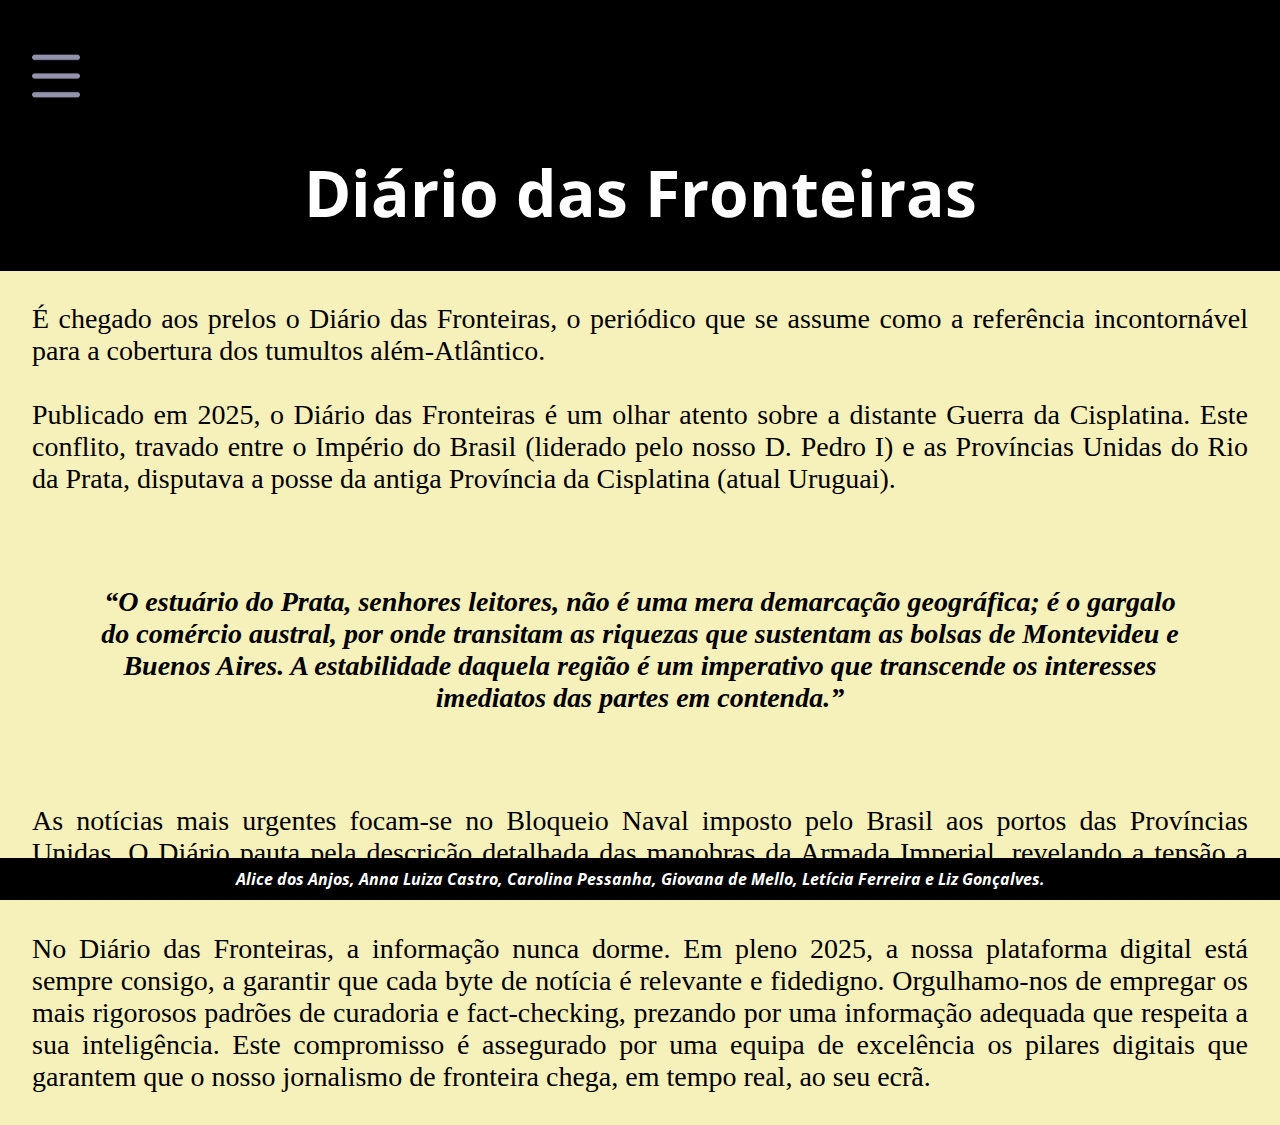
<file: index.html>
<!DOCTYPE html>
<html lang="pt">
<head>
    <meta charset="UTF-8">
    <link rel="stylesheet" href="Jornal.css">
    <meta name="viewport" content="width=device-width, initial-scale=1.0">
    <title>Jornal</title>
</head>
<body>
    <div class="faixa">
    <img src="barrinha.png" id="openBtn">
    <h1>Diário das Fronteiras</h1>
    </div>
    <div id="sidebar">
        <button id="closeBtn" class="fechar">✖</button>
        <details>
        <summary>Notícia 1</summary>
        <a href="News1.html">Guerra irrompe na Província da Cisplatina</a>
        </details>
        <details>
        <summary>Notícia 2</summary>
        <a href="News2.html">Infeliz sucesso de nossas armas na banda oriental</a>
        </details>
        <details>
        <summary>Notícia 3</summary>
        <a href="News3.html">Trágicas Novas do Sul: A Morte do Soldado do Rosário</a>
        </details>
        <details>
        <summary>Notícia 4</summary>
        <a href="News4.html">Bloqueio marítimo causa escassez e carestia no porto de Montevideu</a>
        </details>
    </div>    
    <p>É chegado aos prelos o Diário das Fronteiras, o periódico que se assume como a referência incontornável para a cobertura dos tumultos além-Atlântico.</p>
    <p>Publicado em 2025, o Diário das Fronteiras é um olhar atento sobre a distante Guerra da Cisplatina. Este conflito, travado entre o Império do Brasil (liderado pelo nosso D. Pedro I) e as Províncias Unidas do Rio da Prata, disputava a posse da antiga Província da Cisplatina (atual Uruguai).</p>
    <p class="citacao"><em><strong>“O estuário do Prata, senhores leitores, não é uma mera demarcação geográfica; é o gargalo do comércio austral, por onde transitam as riquezas que sustentam as bolsas de Montevideu e Buenos Aires. A estabilidade daquela região é um imperativo que transcende os interesses imediatos das partes em contenda.”</strong></em></p>
    <p>As notícias mais urgentes focam-se no Bloqueio Naval imposto pelo Brasil aos portos das Províncias Unidas. O Diário pauta pela descrição detalhada das manobras da Armada Imperial, revelando a tensão a que estão sujeitos os navios mercantes</p>
    <p>No Diário das Fronteiras, a informação nunca dorme. Em pleno 2025, a nossa plataforma digital está sempre consigo, a garantir que cada byte de notícia é relevante e fidedigno. Orgulhamo-nos de empregar os mais rigorosos padrões de curadoria e fact-checking, prezando por uma informação adequada que respeita a sua inteligência. Este compromisso é assegurado por uma equipa de excelência os pilares digitais que garantem que o nosso jornalismo de fronteira chega, em tempo real, ao seu ecrã.</p>
    <footer class="rodape-fixo"><h3><em>Alice dos Anjos, Anna Luiza Castro, Carolina Pessanha, Giovana de Mello, Letícia Ferreira e Liz Gonçalves.</em></h3></footer>
    <script src="Jornal.js"></script>

</body>
</html>
</file>
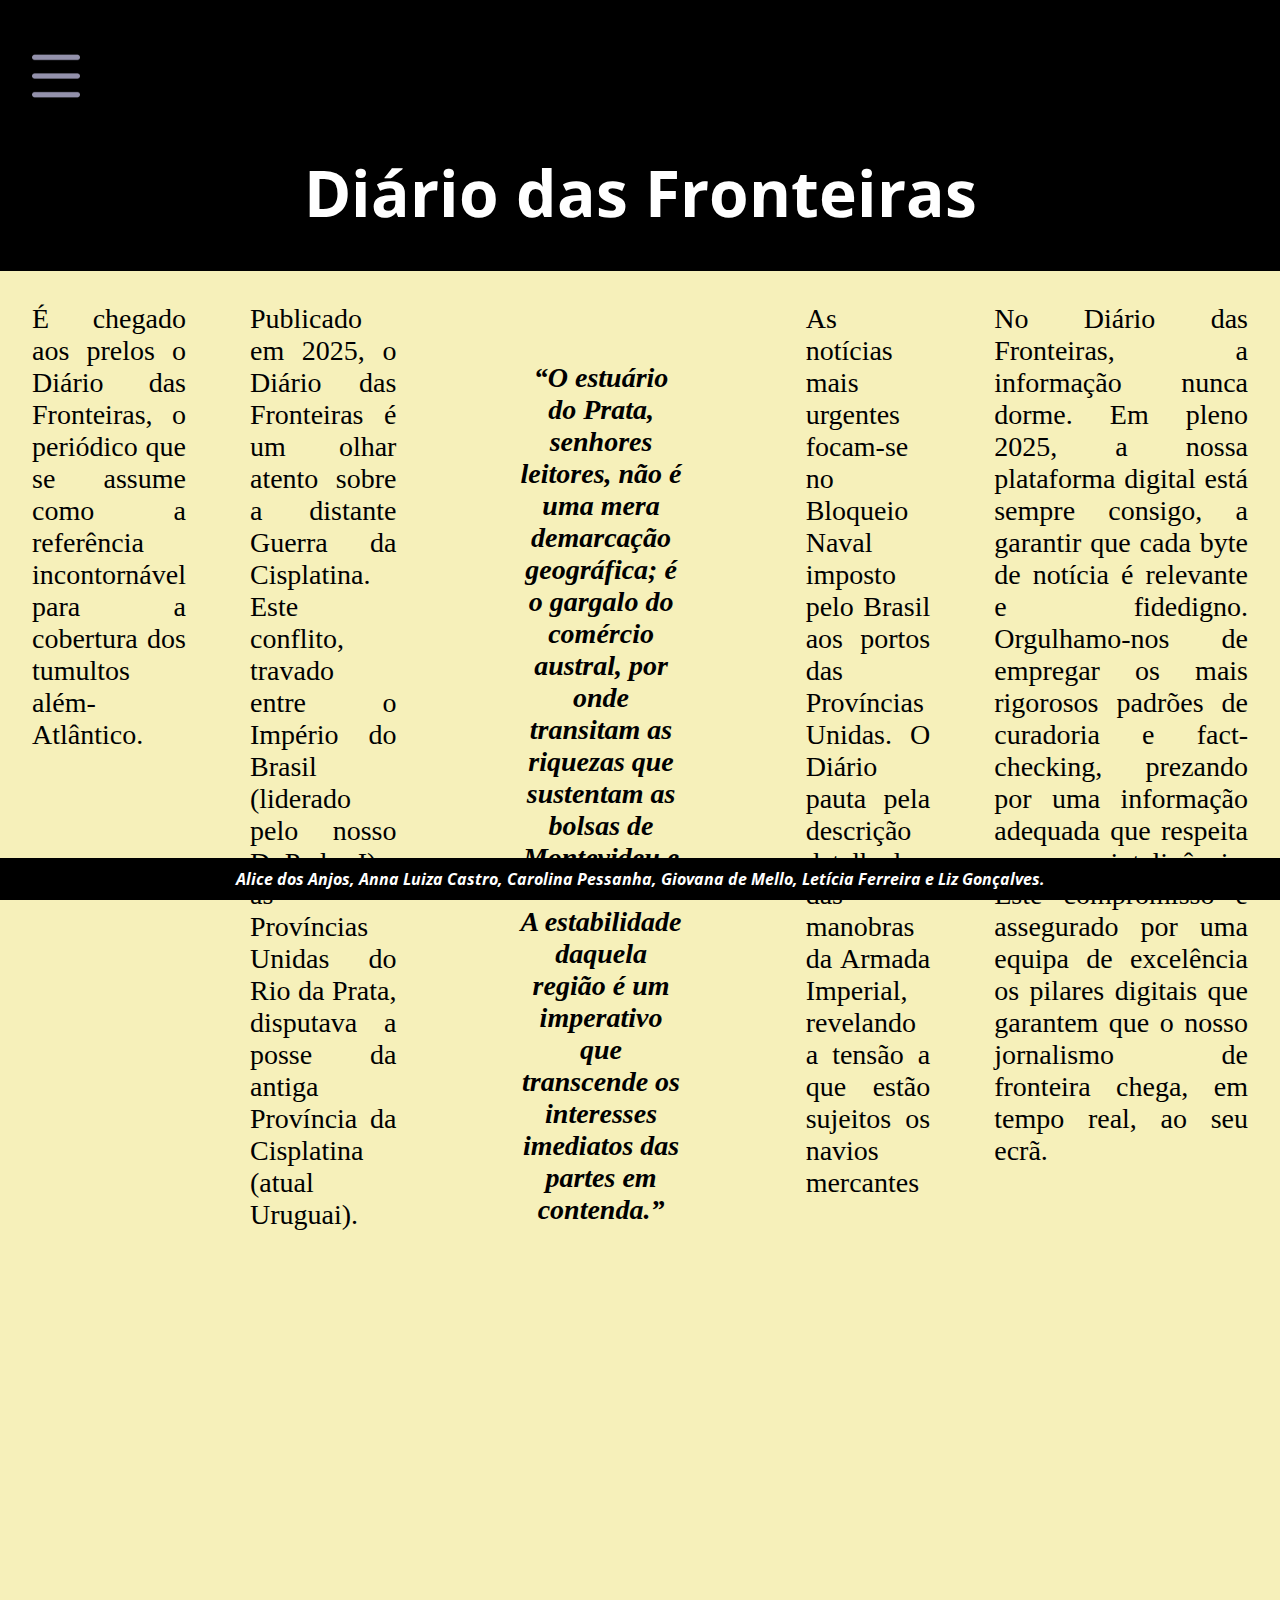
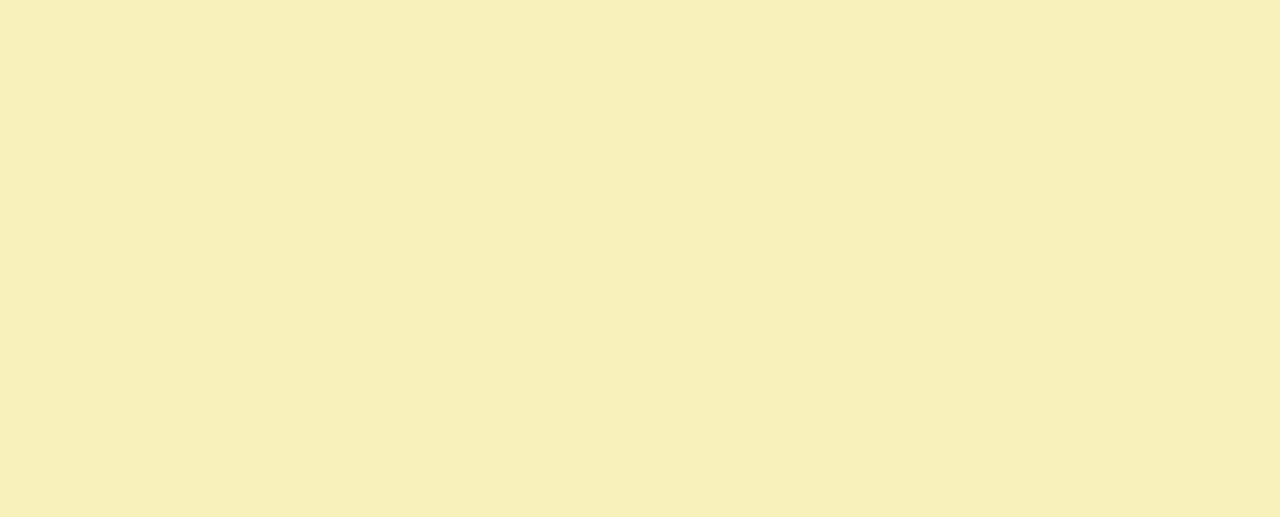
<file: Jornal.html>
<!DOCTYPE html>
<html lang="pt">
<head>
    <meta charset="UTF-8">
    <link rel="stylesheet" href="Jornal.css">
    <meta name="viewport" content="width=device-width, initial-scale=1.0">
    <title>Jornal</title>
</head>
<body>
    <div class="faixa">
    <img src="barrinha.png" id="openBtn">
    <h1>Diário das Fronteiras</h1>
    </div>
    <div id="sidebar">
        <button id="closeBtn" class="fechar">✖</button>
        <details>
        <summary>Notícia 1</summary>
        <a href="News1.html">Guerra irrompe na Província da Cisplatina</a>
        </details>
        <details>
        <summary>Notícia 2</summary>
        <a href="News2.html">Infeliz sucesso de nossas armas na banda oriental</a>
        </details>
        <details>
        <summary>Notícia 3</summary>
        <a href="News3.html">Trágicas Novas do Sul: A Morte do Soldado do Rosário</a>
        </details>
        <details>
        <summary>Notícia 4</summary>
        <a href="News4.html">...</a>
        </details>
    </div>   
    <div class="info">
    <p>É chegado aos prelos o Diário das Fronteiras, o periódico que se assume como a referência incontornável para a cobertura dos tumultos além-Atlântico.</p>
    <p>Publicado em 2025, o Diário das Fronteiras é um olhar atento sobre a distante Guerra da Cisplatina. Este conflito, travado entre o Império do Brasil (liderado pelo nosso D. Pedro I) e as Províncias Unidas do Rio da Prata, disputava a posse da antiga Província da Cisplatina (atual Uruguai).</p>
    <p class="citacao"><em><strong>“O estuário do Prata, senhores leitores, não é uma mera demarcação geográfica; é o gargalo do comércio austral, por onde transitam as riquezas que sustentam as bolsas de Montevideu e Buenos Aires. A estabilidade daquela região é um imperativo que transcende os interesses imediatos das partes em contenda.”</strong></em></p>
    <p>As notícias mais urgentes focam-se no Bloqueio Naval imposto pelo Brasil aos portos das Províncias Unidas. O Diário pauta pela descrição detalhada das manobras da Armada Imperial, revelando a tensão a que estão sujeitos os navios mercantes</p>
    <p>No Diário das Fronteiras, a informação nunca dorme. Em pleno 2025, a nossa plataforma digital está sempre consigo, a garantir que cada byte de notícia é relevante e fidedigno. Orgulhamo-nos de empregar os mais rigorosos padrões de curadoria e fact-checking, prezando por uma informação adequada que respeita a sua inteligência. Este compromisso é assegurado por uma equipa de excelência os pilares digitais que garantem que o nosso jornalismo de fronteira chega, em tempo real, ao seu ecrã.</p>
    </div>
    <footer class="rodape-fixo"><h3><em>Alice dos Anjos, Anna Luiza Castro, Carolina Pessanha, Giovana de Mello, Letícia Ferreira e Liz Gonçalves.</em></h3></footer>
    <script src="Jornal.js"></script>

</body>
</html>
</file>
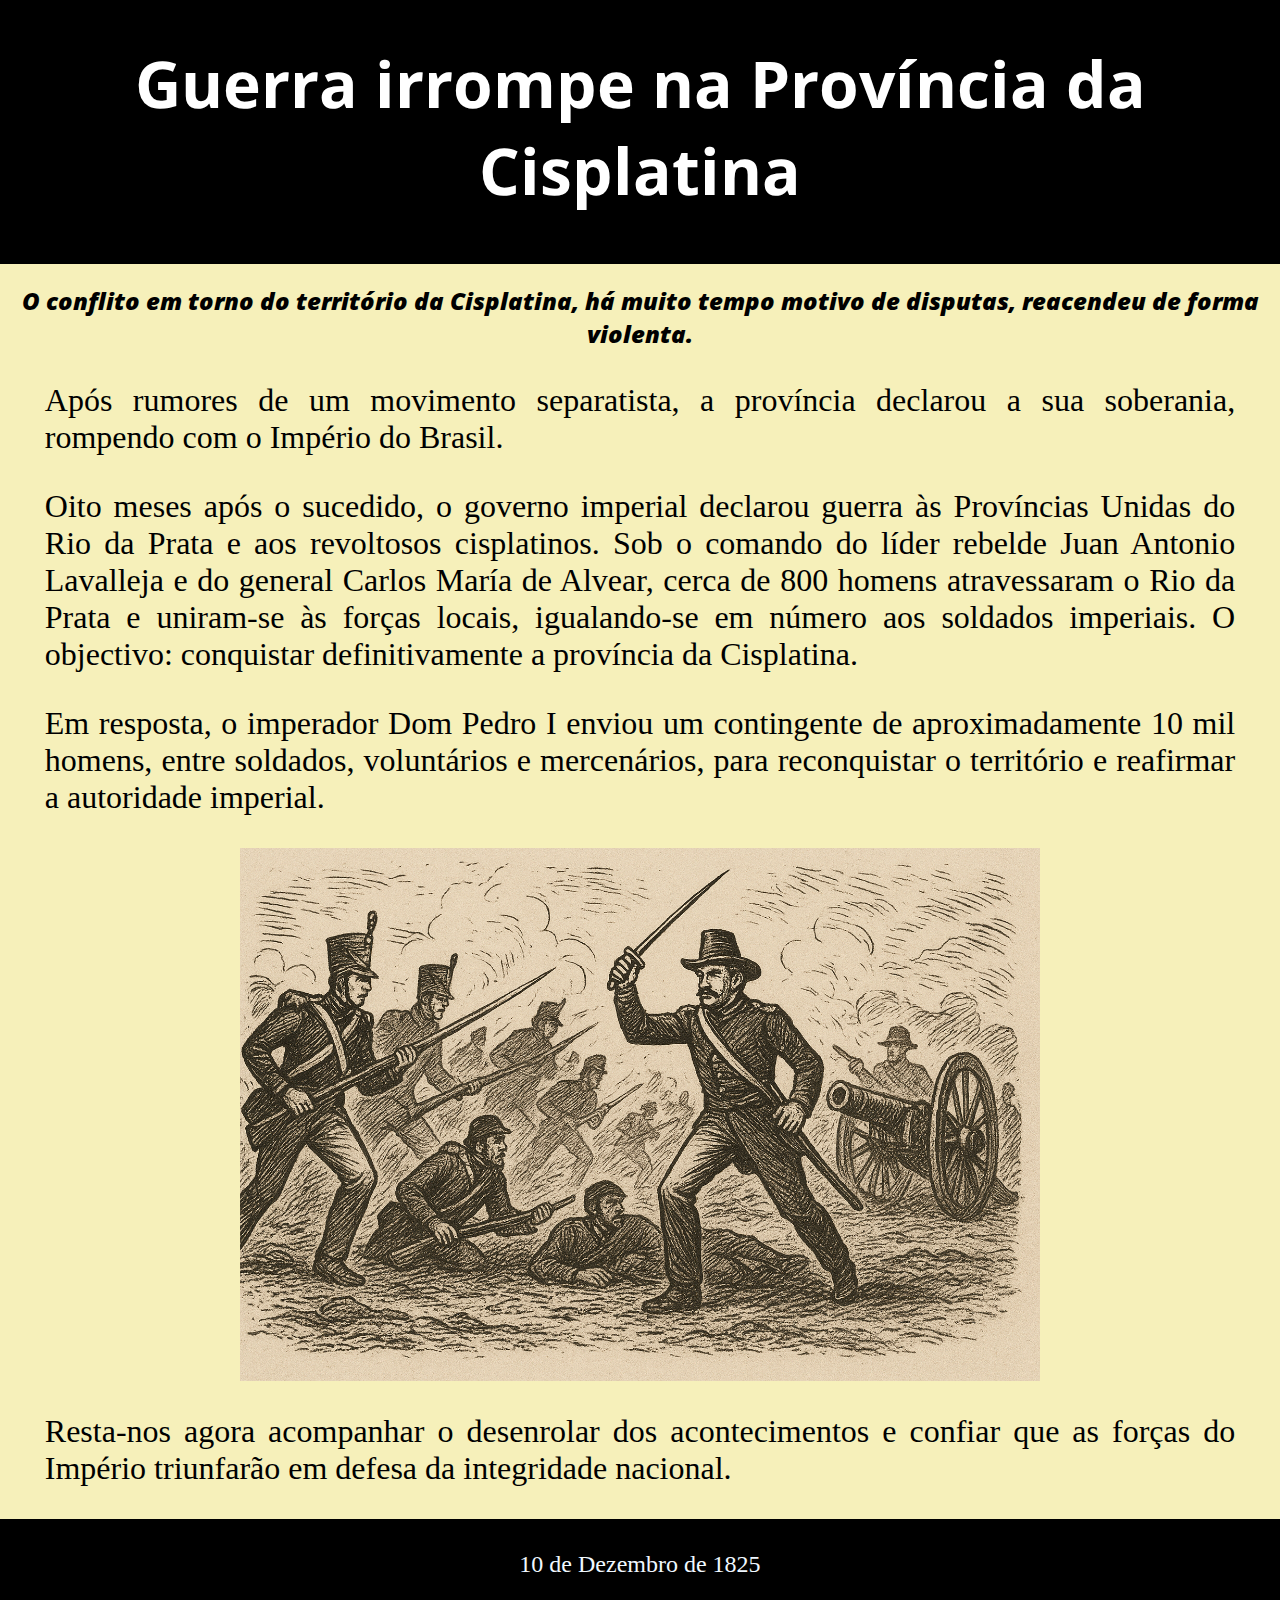
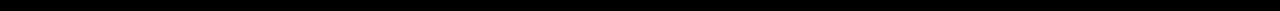
<file: News1.html>
<!DOCTYPE html>
<html lang="pt">
<head>
    <link rel="stylesheet" href="News.css">
    <meta charset="UTF-8">
    <meta name="viewport" content="width=device-width, initial-scale=1.0">
    <title>Diário das Fronteiras</title>
</head>
<body>
    <div class="faixa">
    <h1> Guerra irrompe na Província da Cisplatina</h1>
    </div>
    <div class="texto">
        <h2><i><strong>O conflito em torno do território da Cisplatina, há muito tempo motivo de disputas, reacendeu de forma violenta.</strong></i></h2>
    <p> Após rumores de um movimento separatista, a província declarou a sua soberania, rompendo com o Império do Brasil.</p>
    <p> Oito meses após o sucedido, o governo imperial declarou guerra às Províncias Unidas do Rio da Prata e aos revoltosos cisplatinos. Sob o comando do líder rebelde Juan Antonio Lavalleja e do general Carlos María de Alvear, cerca de 800 homens atravessaram o Rio da Prata e uniram-se às forças locais, igualando-se em número aos soldados imperiais. O objectivo: conquistar definitivamente a província da Cisplatina.</p>
    <p> Em resposta, o imperador Dom Pedro I enviou um contingente de aproximadamente 10 mil homens, entre soldados, voluntários e mercenários, para reconquistar o território e reafirmar a autoridade imperial.</p>
      <div class="imagem">
    <img src="ChatGPT Image 4 de nov. de 2025, 22_17_31.png" alt="">
      </div>
    <p> Resta-nos agora acompanhar o desenrolar dos acontecimentos e confiar que as forças do Império triunfarão em defesa da integridade nacional.</p>
    </div>
    <div class="faixa2">
    <footer><p>10 de Dezembro de 1825</p></footer>
    </div>
</body>
</html>
</file>
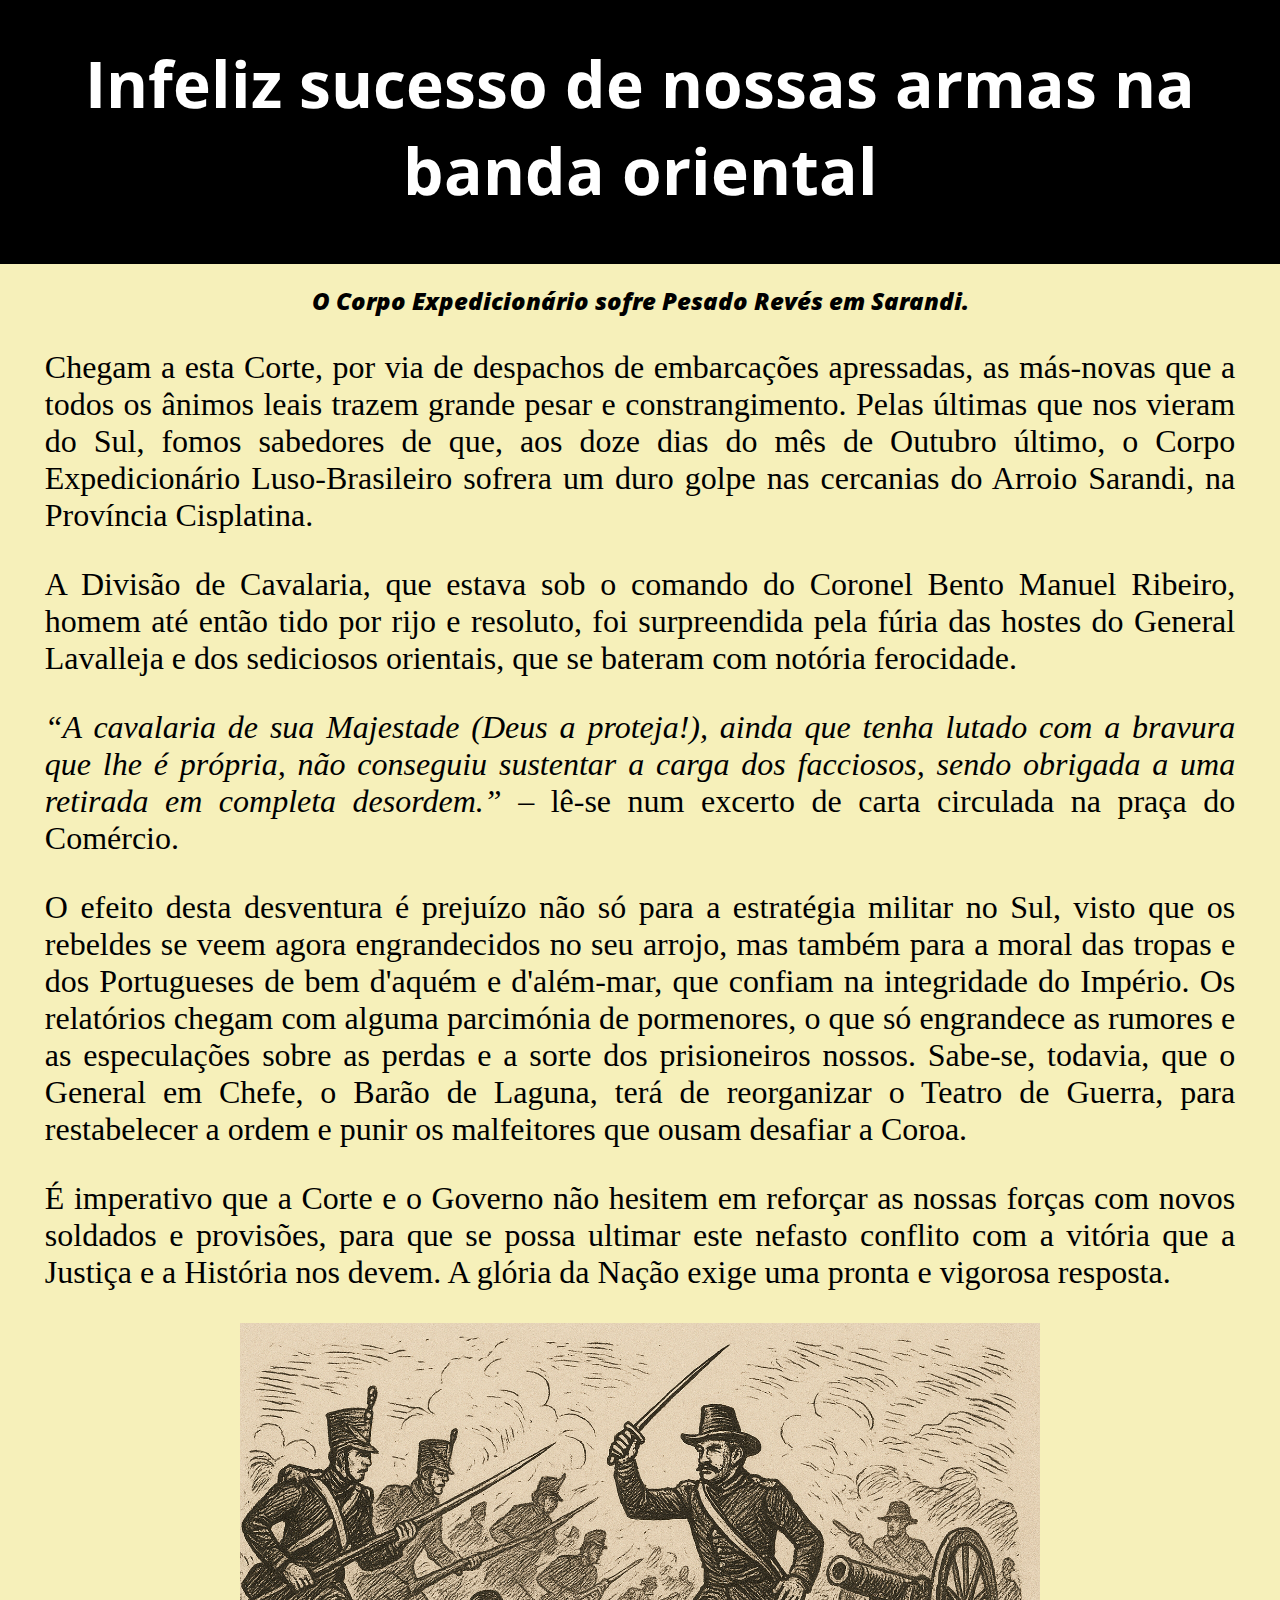
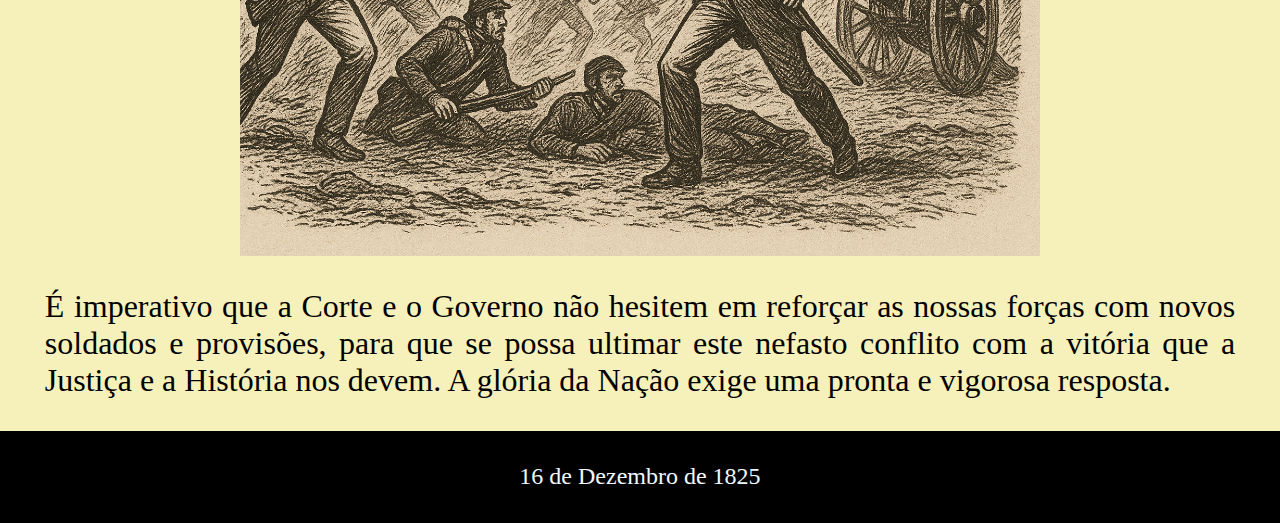
<file: News2.html>
<!DOCTYPE html>
<html lang="pt">
<head>
    <link rel="stylesheet" href="News.css">
    <meta charset="UTF-8">
    <meta name="viewport" content="width=device-width, initial-scale=1.0">
    <title>Diário das Fronteiras</title>
</head>
<body>
    <div class="faixa">
    <h1> Infeliz sucesso de nossas armas na banda oriental</h1>
    </div>
    <div class="texto">
        <h2><i><strong>O Corpo Expedicionário sofre Pesado Revés em Sarandi.</strong></i></h2>
    <p> Chegam a esta Corte, por via de despachos de embarcações apressadas, as más-novas que a todos os ânimos leais trazem grande pesar e constrangimento. Pelas últimas que nos vieram do Sul, fomos sabedores de que, aos doze dias do mês de Outubro último, o Corpo Expedicionário Luso-Brasileiro sofrera um duro golpe nas cercanias do Arroio Sarandi, na Província Cisplatina.</p>
    <p> A Divisão de Cavalaria, que estava sob o comando do Coronel Bento Manuel Ribeiro, homem até então tido por rijo e resoluto, foi surpreendida pela fúria das hostes do General Lavalleja e dos sediciosos orientais, que se bateram com notória ferocidade.</p>
    <p><i> “A cavalaria de sua Majestade (Deus a proteja!), ainda que tenha lutado com a bravura que lhe é própria, não conseguiu sustentar a carga dos facciosos, sendo obrigada a uma retirada em completa desordem.”</i> – lê-se num excerto de carta circulada na praça do Comércio.</p>
    <p>O efeito desta desventura é prejuízo não só para a estratégia militar no Sul, visto que os rebeldes se veem agora engrandecidos no seu arrojo, mas também para a moral das tropas e dos Portugueses de bem d'aquém e d'além-mar, que confiam na integridade do Império. Os relatórios chegam com alguma parcimónia de pormenores, o que só engrandece as rumores e as especulações sobre as perdas e a sorte dos prisioneiros nossos. Sabe-se, todavia, que o General em Chefe, o Barão de Laguna, terá de reorganizar o Teatro de Guerra, para restabelecer a ordem e punir os malfeitores que ousam desafiar a Coroa.</p>
    <p>É imperativo que a Corte e o Governo não hesitem em reforçar as nossas forças com novos soldados e provisões, para que se possa ultimar este nefasto conflito com a vitória que a Justiça e a História nos devem. A glória da Nação exige uma pronta e vigorosa resposta.</p>
    <div class="imagem">
    <img src="ChatGPT Image 4 de nov. de 2025, 22_17_31.png" alt="">
      </div>
    <p>É imperativo que a Corte e o Governo não hesitem em reforçar as nossas forças com novos soldados e provisões, para que se possa ultimar este nefasto conflito com a vitória que a Justiça e a História nos devem. A glória da Nação exige uma pronta e vigorosa resposta.</p>
    </div>
    <div class="faixa2">
    <footer><p>16 de Dezembro de 1825</p></footer>
    </div>
</body>
</html>
</file>
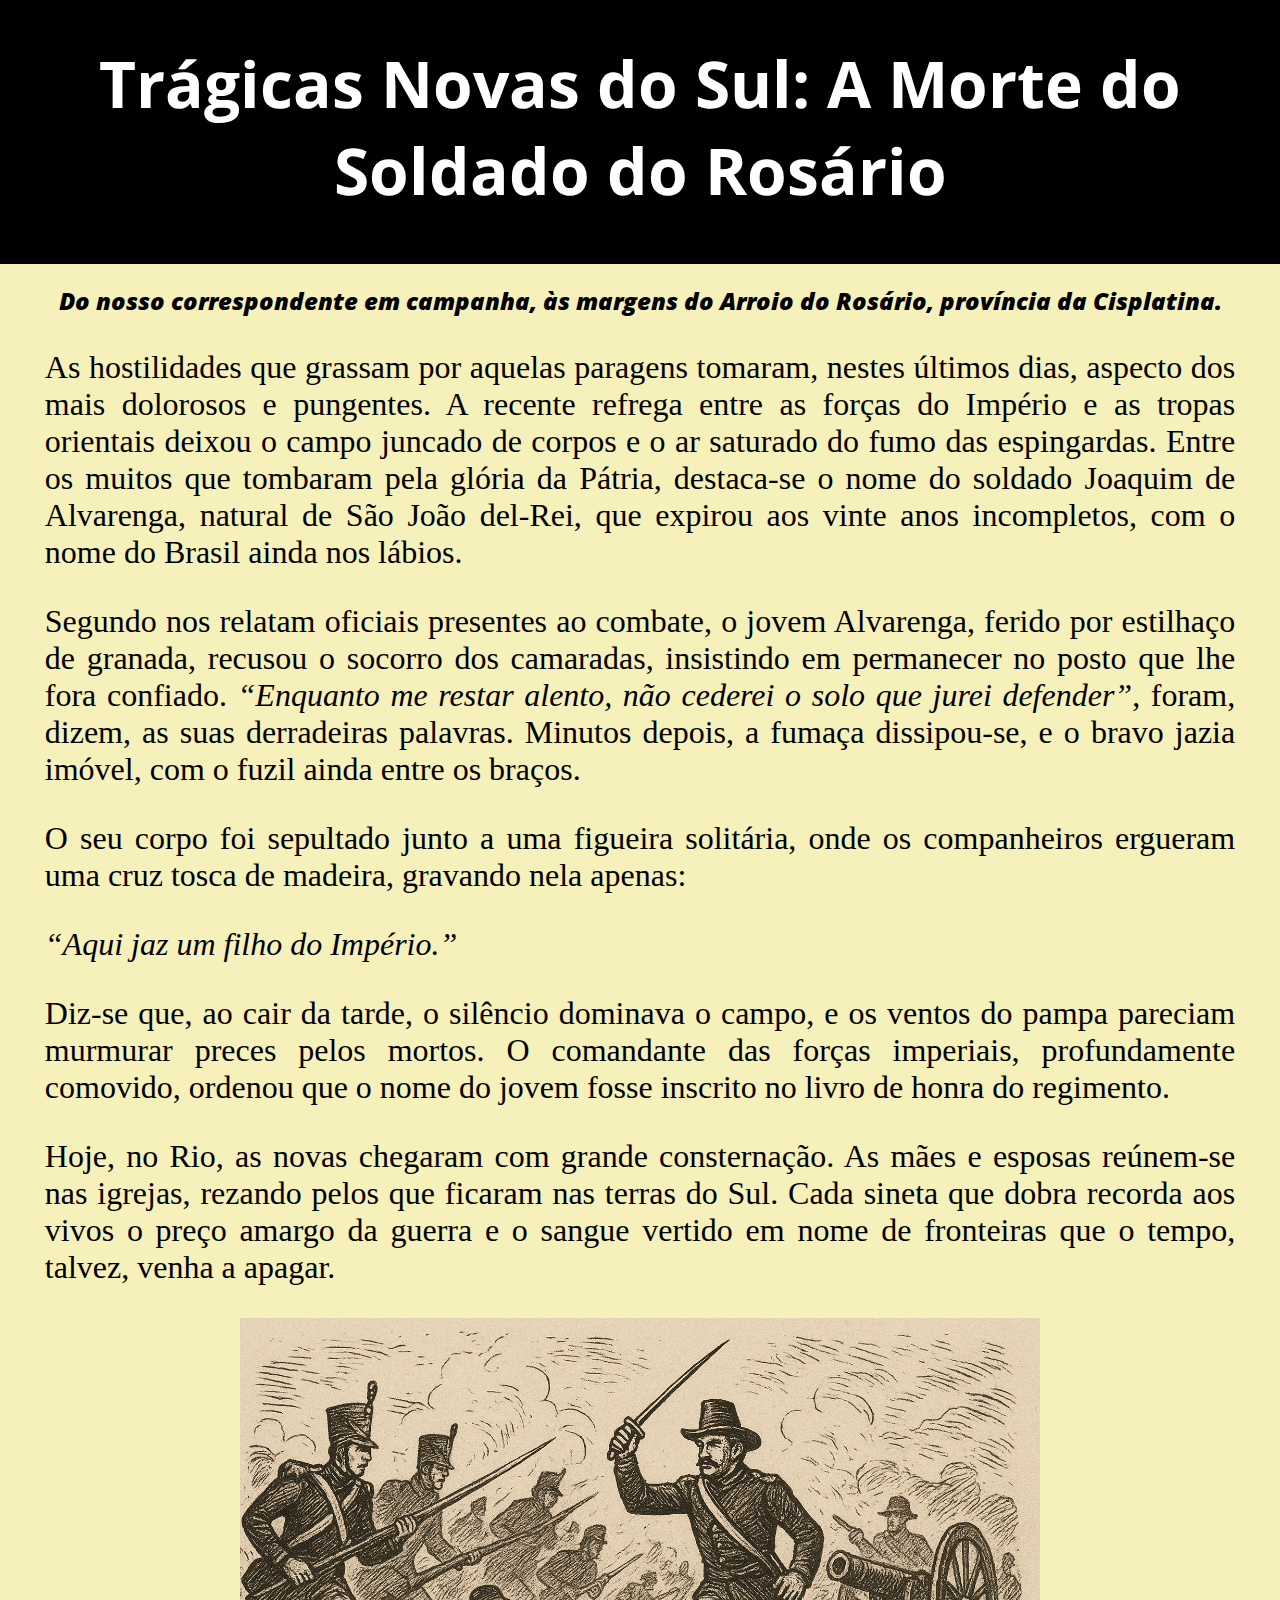
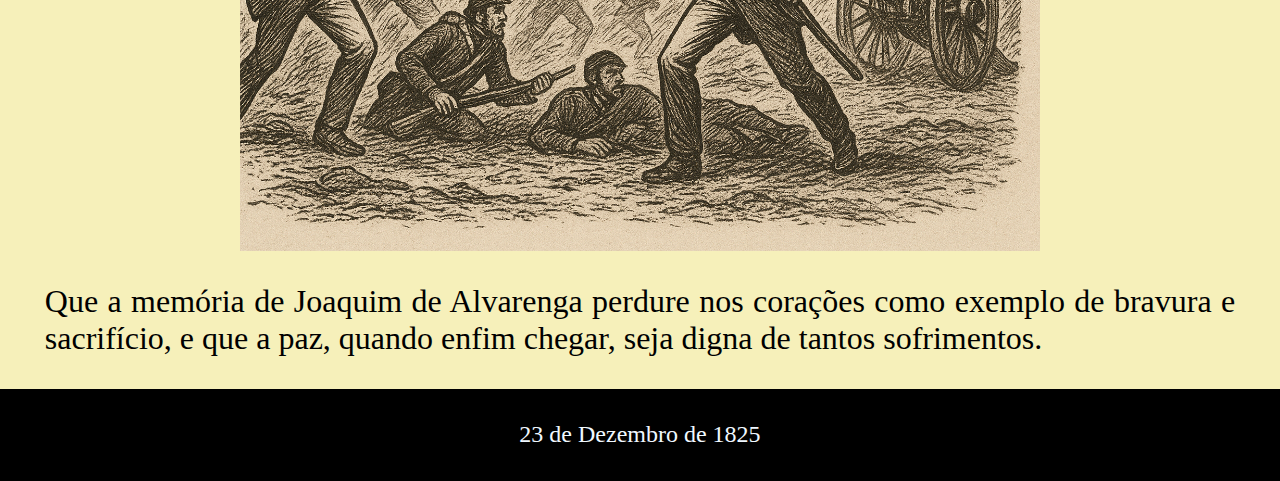
<file: News3.html>
<!DOCTYPE html>
<html lang="pt">
<head>
    <link rel="stylesheet" href="News.css">
    <meta charset="UTF-8">
    <meta name="viewport" content="width=device-width, initial-scale=1.0">
    <title>Diário das Fronteiras</title>
</head>
<body>
    <div class="faixa">
    <h1> Trágicas Novas do Sul: A Morte do Soldado do Rosário</h1>
    </div>
    <div class="texto">
        <h2><i><strong>Do nosso correspondente em campanha, às margens do Arroio do Rosário, província da Cisplatina.</strong></i></h2>
    <p>As hostilidades que grassam por aquelas paragens tomaram, nestes últimos dias, aspecto dos mais dolorosos e pungentes. A recente refrega entre as forças do Império e as tropas orientais deixou o campo juncado de corpos e o ar saturado do fumo das espingardas. Entre os muitos que tombaram pela glória da Pátria, destaca-se o nome do soldado Joaquim de Alvarenga, natural de São João del-Rei, que expirou aos vinte anos incompletos, com o nome do Brasil ainda nos lábios.</p>
    <p>Segundo nos relatam oficiais presentes ao combate, o jovem Alvarenga, ferido por estilhaço de granada, recusou o socorro dos camaradas, insistindo em permanecer no posto que lhe fora confiado. <i>“Enquanto me restar alento, não cederei o solo que jurei defender”</i>, foram, dizem, as suas derradeiras palavras. Minutos depois, a fumaça dissipou-se, e o bravo jazia imóvel, com o fuzil ainda entre os braços.</p>
    <p>O seu corpo foi sepultado junto a uma figueira solitária, onde os companheiros ergueram uma cruz tosca de madeira, gravando nela apenas:</p>
    <p><i>“Aqui jaz um filho do Império.”</i></p>
    <p>Diz-se que, ao cair da tarde, o silêncio dominava o campo, e os ventos do pampa pareciam murmurar preces pelos mortos. O comandante das forças imperiais, profundamente comovido, ordenou que o nome do jovem fosse inscrito no livro de honra do regimento.</p>
    <p>Hoje, no Rio, as novas chegaram com grande consternação. As mães e esposas reúnem-se nas igrejas, rezando pelos que ficaram nas terras do Sul. Cada sineta que dobra recorda aos vivos o preço amargo da guerra e o sangue vertido em nome de fronteiras que o tempo, talvez, venha a apagar.</p>
      <div class="imagem">
    <img src="ChatGPT Image 4 de nov. de 2025, 22_17_31.png" alt="">
      </div>
    <p>Que a memória de Joaquim de Alvarenga perdure nos corações como exemplo de bravura e sacrifício, e que a paz, quando enfim chegar, seja digna de tantos sofrimentos.</p>
    </div>
    <div class="faixa2">
    <footer><p>23 de Dezembro de 1825</p></footer>
    </div>
</body>
</html>
</file>
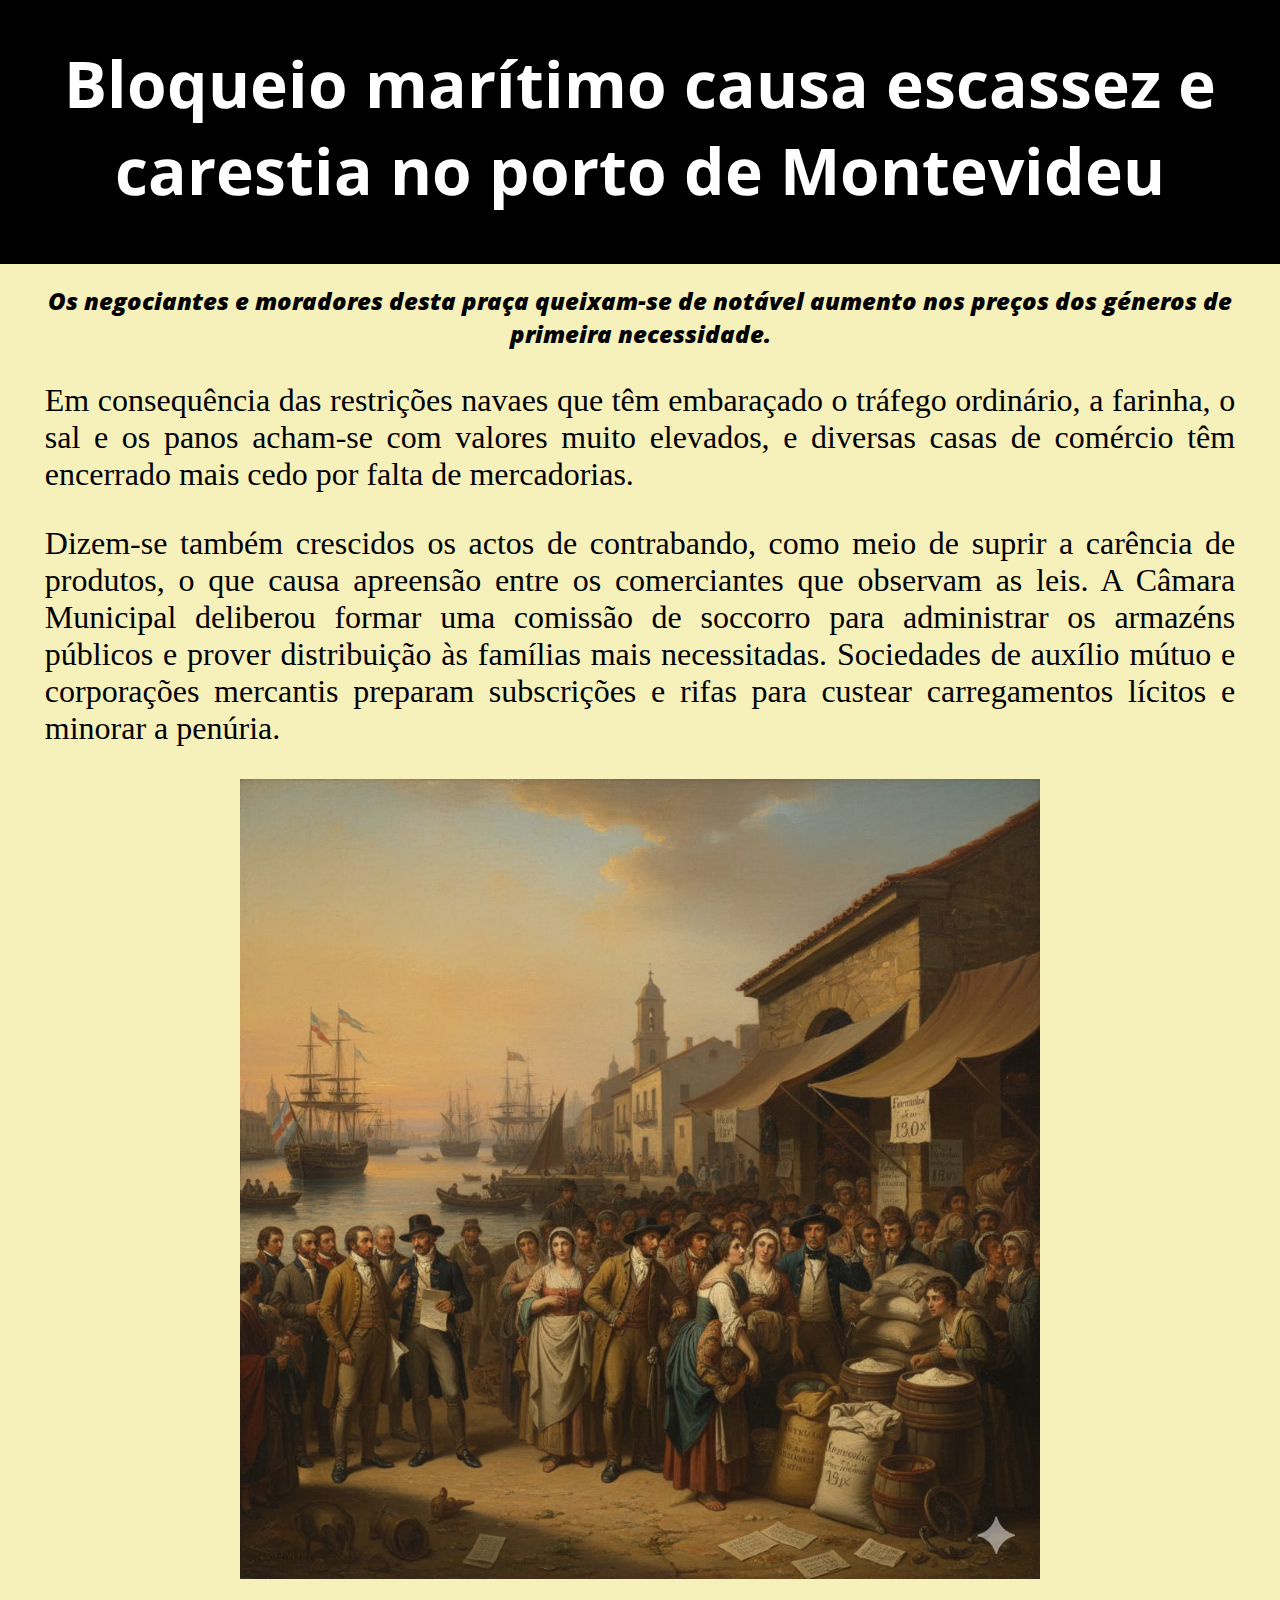
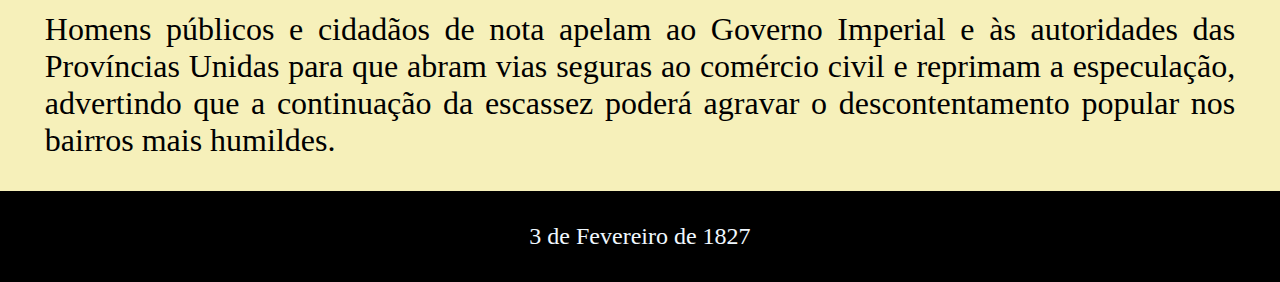
<file: News4.html>
<!DOCTYPE html>
<html lang="pt">
<head>
    <link rel="stylesheet" href="News.css">
    <meta charset="UTF-8">
    <meta name="viewport" content="width=device-width, initial-scale=1.0">
    <title>Diário das Fronteiras</title>
</head>
<body>
    <div class="faixa">
    <h1> Bloqueio marítimo causa escassez e carestia no porto de Montevideu</h1>
    </div>
    <div class="texto">
        <h2><i><strong>Os negociantes e moradores desta praça queixam-se de notável aumento nos preços dos géneros de primeira necessidade.</strong></i></h2>
         <p>Em consequência das restrições navaes que têm embaraçado o tráfego ordinário, a farinha, o sal e os panos acham-se com valores muito elevados, e diversas casas de comércio têm encerrado mais cedo por falta de mercadorias.</p>
         <p>Dizem-se também crescidos os actos de contrabando, como meio de suprir a carência de produtos, o que causa apreensão entre os comerciantes que observam as leis. A Câmara Municipal deliberou formar uma comissão de soccorro para administrar os armazéns públicos e prover distribuição às famílias mais necessitadas. Sociedades de auxílio mútuo e corporações mercantis preparam subscrições e rifas para custear carregamentos lícitos e minorar a penúria.</p>
      <div class="imagem">
    <img src="WhatsApp Image 2025-11-05 at 14.51.01.jpeg" alt="">
      </div>
   <p>Homens públicos e cidadãos de nota apelam ao Governo Imperial e às autoridades das Províncias Unidas para que abram vias seguras ao comércio civil e reprimam a especulação, advertindo que a continuação da escassez poderá agravar o descontentamento popular nos bairros mais humildes.</p>
    </div>
    <div class="faixa2">
    <footer><p>3 de Fevereiro de 1827</p></footer>
    </div>
</body>
</html>
</file>
<file: Jornal.css>
@import url('https://fonts.googleapis.com/css2?family=Open+Sans:wght@400;700&display=swap');

body {
    margin: 0;
    padding: 0;
    font-family: 'Open Sans', sans-serif;
    background-color: rgb(246, 240, 186);
}

h1 {
    color: white;
    text-align: center;                
    margin-bottom: 15px;       
    font-size: 4rem;           
    font-weight: 700;        
}

.faixa {
    background-color: black;
    width: 100%;
    padding: 20px 0;      
    box-sizing: border-box;
}

/* Sidebar */
#sidebar {
    position: fixed;
    left: -500px;
    top: 0;
    width: 250px;
    height: 100%;
    background: #222;
    color: white;
    padding: 20px;
    transition: 0.3s;
    z-index: 9999;
}

/* Sidebar aberto */
#sidebar.open {
    left: 0;
}

/* Botão redondo */
#closeBtn.fechar {
    width: 35px;
    height: 35px;
    border: none;
    border-radius: 50%;
    font-size: 20px;
    background: rgb(246, 240, 186);
    color: black;
    cursor: pointer;
    display: block;
    margin-left: auto;
    margin-bottom: 10px;
}

a {
    color: rgb(246, 240, 186);
    margin-top: 1.2rem;
    margin-bottom: 1.2rem;
    display: inline-block;
}

details summary {
    cursor: pointer;
    font-weight: bold;
    padding: 5px 0;
    display: block;
    margin-top: 1rem;
}

#openBtn{
    width: 3rem; 
    cursor:pointer;
    margin-left: 2rem;
    margin-top: 2rem;
    margin-bottom: .1rem;
}

p{
    font-family:'Times New Roman', Times, serif ;
    font-size: 1.75rem;
    text-align: justify;
    gap: 1rem;
    margin: 2rem;
}

.texto{
    padding: 0 1%; 
    text-align: justify;
}

.rodape-fixo {
  /* 1. Posiciona o elemento de forma fixa no ecrã */
  position: fixed; 
  
  /* 2. Coloca-o no fundo (bottom: 0) e estica-o de ponta a ponta (left/right: 0) */
  bottom: 0;
  left: 0;
  right: 0;
  
  /* Garantir que fica por cima de outros elementos */
  z-index: 1000; 
  
  /* Estilo visual opcional para o footer */
  background-color: black;
  padding: 10px 0; /* Espaçamento interno */
  text-align: center;
}

.rodape-fixo h3 {
  /* 3. Remover margens de h3 para que fique mesmo colado */
  margin-top: 0; 
  margin-bottom: 0; /* Este é o ponto chave para "colar" ao fundo do footer! */
  color: white;
  font-size: 1em;
}

.citacao{
    display: flex;
    text-align: center;
    padding: 2.1em;
}

.info{
    display: flex;
    margin-bottom: 50rem;
}
</file>
<file: News.css>
@import url('https://fonts.googleapis.com/css2?family=Open+Sans:wght@400;700&display=swap');

body{
    margin: 0;
    padding: 0;
    font-family: 'Open Sans', sans-serif;
    background-color: rgb(246, 240, 186);
}

h1 {
    color: white;
    text-align: center;        /* Centraliza horizontalmente */
    margin-top: 20px;          /* Espaço do topo */
    margin-bottom: 30px;       /* Espaço abaixo */
    font-size: 4rem;           /* Aumenta o tamanho */
    font-weight: 700;          /* Negrito */
}

.faixa {
    background-color: black;
    width: 100%;
    padding: 20px 0;      /* cria altura da faixa e centraliza o texto */
    box-sizing: border-box;
}

p{
    font-family:'Times New Roman', Times, serif ;
    font-size: 2rem;
    text-align: justify;
    gap: 1rem;
    margin: 2rem;
}

.texto{
    padding: 0 1%; 
    text-align: justify;
}

/* Estilos para o contêiner da imagem (div com a classe "imagem") */
.imagem {
    /* Centraliza a div no contêiner pai (o .texto) */
    margin-left: auto;
    margin-right: auto;
    /* Adiciona uma largura máxima para o contêiner */
    max-width: 800px; /* Ajuste este valor conforme o seu desejo */
    /* Garante que ele se comporte como um bloco para o "margin: auto" funcionar */
    display: block;
    /* Centraliza a imagem internamente, se o "display: block" não funcionar em todos os contextos */
    text-align: center; /* Boa prática para centralizar conteúdo em linha dentro da div */
}

/* Estilos para a tag de imagem (a imagem em si) */
.imagem img {
    /* Define uma largura máxima para a imagem */
    max-width: 100%;
    /* Isso garante que a imagem nunca ultrapasse a largura do seu contêiner (.imagem) */
    
    /* Garante que a imagem mantenha a sua proporção ao ser redimensionada */
    height: auto;
    
    /* Garante que a imagem se comporte como um bloco para alguns navegadores */
    display: block;
    /* Centraliza a imagem dentro do seu contêiner (se ela for menor que o contêiner) */
    margin-left: auto;
    margin-right: auto;
}

footer p  {
    color: aliceblue;
    text-align: center;
    font-size: 1.5rem;
    margin: 2rem;
}

.faixa2 {
    background-color: black;
    width: 100%;
    padding: 0.2px 0;      /* cria altura da faixa e centraliza o texto */
    box-sizing: border-box;
}

h2{
    text-align: center;
    
}
</file>
